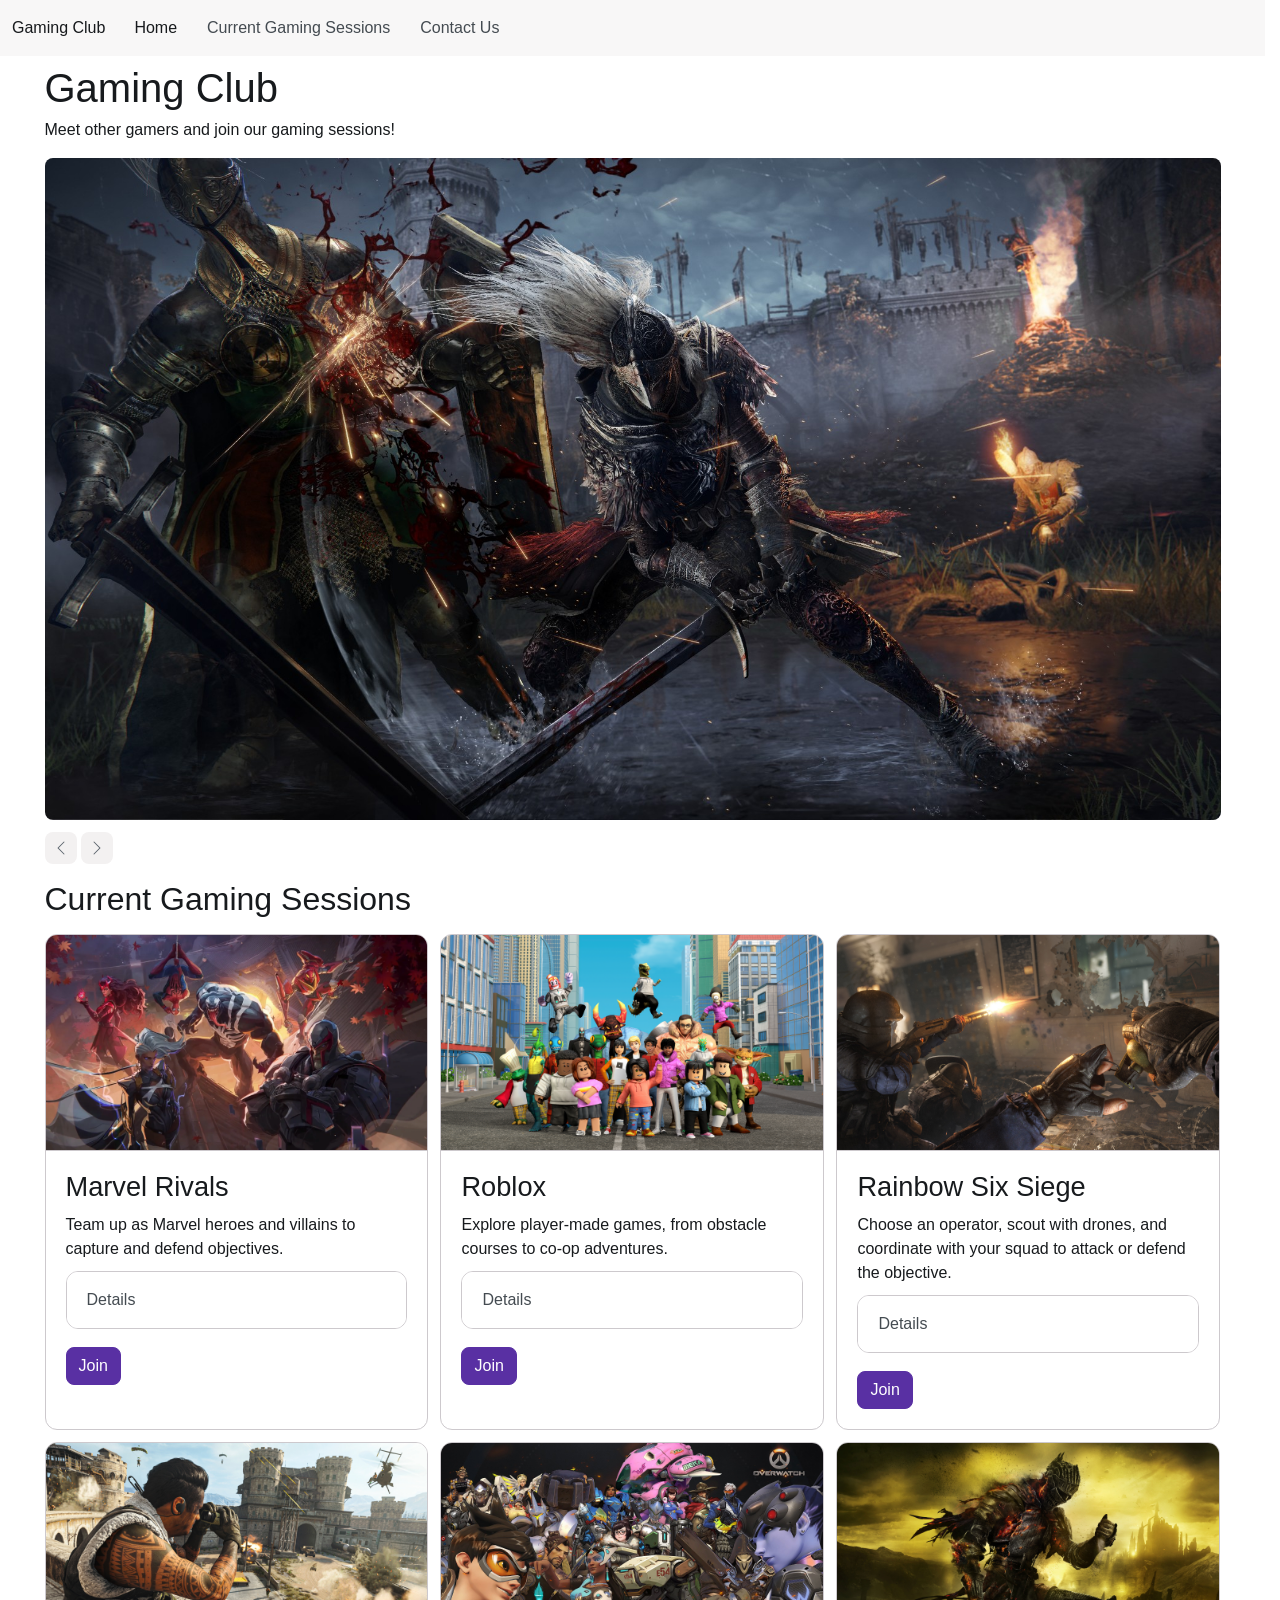
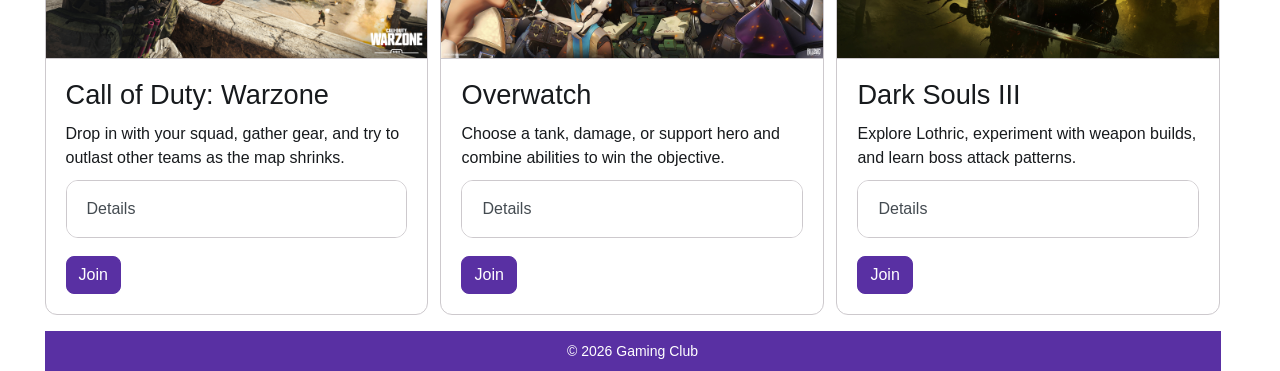
<file: index.html>
<!DOCTYPE html>
<html lang="en">
<head>
  <meta charset="UTF-8">
  <meta name="viewport" content="width=device-width, initial-scale=1.0">
  <title>Gaming Club | Home</title>
  <link rel="stylesheet" href="css/bootstrap.min.css">
  <link rel="stylesheet" href="css/style.css">
  <script type="module" src="js/bootstrap.bundle.min.js"></script>
</head>
<body>
  <nav class="navbar md:navbar-expand bg-1" aria-label="Main navigation">
    <div class="container-fluid">
      <a class="navbar-brand" href="index.html">Gaming Club</a>

      <button type="button" class="btn-icon navbar-toggler"
        data-bs-toggle="drawer" data-bs-target="#navbarNav"
        aria-controls="navbarNav" aria-expanded="false" aria-label="Toggle navigation">
        <span class="navbar-toggler-icon" aria-hidden="true"></span>
      </button>

      <dialog class="drawer drawer-end" id="navbarNav" tabindex="-1"
        aria-labelledby="navbarNavLabel">
        <div class="drawer-header">
          <p class="drawer-title" id="navbarNavLabel">Menu</p>
          <button type="button" class="btn-close"
            data-bs-dismiss="drawer" aria-label="Close menu"></button>
        </div>
        <div class="drawer-body">
          <ul class="nav navbar-nav me-auto">
            <li class="nav-item">
              <a class="nav-link active" href="index.html" aria-current="page">Home</a>
            </li>
            <li class="nav-item">
              <a class="nav-link" href="index.html#current-gaming-sessions">Current Gaming Sessions</a>
            </li>
            <li class="nav-item">
              <a class="nav-link" href="contact.html">Contact Us</a>
            </li>
          </ul>
        </div>
      </dialog>
    </div>
  </nav>

  <main class="container mt-3">
    <h1>Gaming Club</h1>
    <p>Meet other gamers and join our gaming sessions!</p>

    <div id="heroCarousel" class="carousel slide">
      <div class="carousel-inner rounded-5">
        <div class="carousel-item active">
          <img src="images/elden ring.jpg" class="d-block w-100"
            alt="Elden Ring game cover art with a knight in armor and a dragon in the background">
        </div>
        <div class="carousel-item">
          <img src="images/minecraft.jpg" class="d-block w-100"
            alt="Minecraft game cover art with a blocky character holding a pickaxe in a grassy landscape">
        </div>
        <div class="carousel-item">
          <img src="images/fortnite.jpg" class="d-block w-100"
            alt="Fortnite game cover art with a character holding a pickaxe and a building tool">
        </div>
      </div>

      <div class="carousel-overlay-controls">
        <button type="button" class="btn-icon btn-sm btn-subtle theme-secondary"
          data-bs-target="#heroCarousel" data-bs-slide="prev">
          <span class="carousel-icon-prev" aria-hidden="true"></span>
          <span class="visually-hidden">Previous</span>
        </button>
        <button type="button" class="btn-icon btn-sm btn-subtle theme-secondary"
          data-bs-target="#heroCarousel" data-bs-slide="next">
          <span class="carousel-icon-next" aria-hidden="true"></span>
          <span class="visually-hidden">Next</span>
        </button>
      </div>
    </div>

    <section aria-labelledby="current-gaming-sessions">
      <h2 class="my-5" id="current-gaming-sessions">Current Gaming Sessions</h2>

      <div class="row g-4">
  <div class="col-12 md:col-6 lg:col-4">
    <article class="card h-100">
      <img src="images/marvel rivals.webp" class="card-img-top w-100"
        alt="Marvel Rivals game graphic">
      <div class="card-body">
        <h3 class="card-title">Marvel Rivals</h3>
        <p class="card-text">Team up as Marvel heroes and villains to capture and defend objectives.</p>
        <div class="accordion">
          <details class="accordion-item">
            <summary class="accordion-header">Details</summary>
            <div class="accordion-body">
              Every Monday, 5–8 PM, Room 314. Gaming equipment is provided. Bring your student ID.
            </div>
          </details>
        </div>
        <button type="button" class="btn-solid theme-primary mt-3"
          data-bs-toggle="dialog" data-bs-target="#gamingDialog1">Join</button>
        <dialog class="dialog" id="gamingDialog1" aria-labelledby="gamingTitle1">
          <div class="dialog-header">
            <h4 class="dialog-title" id="gamingTitle1">Join Marvel Rivals Game Night</h4>
            <button type="button" class="btn-close" data-bs-dismiss="dialog"
              aria-label="Close"></button>
          </div>
          <div class="dialog-body">
            <p><strong>Lock in your spot ASAP!</strong> Use the <a href="contact.html">Contact Us</a> page to request a spot for Monday. Include your favourite hero or preferred role so we can plan the teams before the session.</p>
          </div>
        </dialog>
      </div>
    </article>
  </div>

  <div class="col-12 md:col-6 lg:col-4">
    <article class="card h-100">
      <img src="images/roblox.png" class="card-img-top w-100"
        alt="Roblox game graphic">
      <div class="card-body">
        <h3 class="card-title">Roblox</h3>
        <p class="card-text">Explore player-made games, from obstacle courses to co-op adventures.</p>
        <div class="accordion">
          <details class="accordion-item">
            <summary class="accordion-header">Details</summary>
            <div class="accordion-body">
              Every Tuesday, 4–6 PM, Room 314. Gaming equipment is provided. Bring your student ID.
            </div>
          </details>
        </div>
        <button type="button" class="btn-solid theme-primary mt-3"
          data-bs-toggle="dialog" data-bs-target="#gamingDialog2">Join</button>
        <dialog class="dialog" id="gamingDialog2" aria-labelledby="gamingTitle2">
          <div class="dialog-header">
            <h4 class="dialog-title" id="gamingTitle2">Join Roblox Game Night</h4>
            <button type="button" class="btn-close" data-bs-dismiss="dialog"
              aria-label="Close"></button>
          </div>
          <div class="dialog-body">
            <p><strong>Lock in your spot ASAP!</strong> Request a spot for Tuesday through the <a href="contact.html">Contact Us</a> page. Suggest a Roblox experience you’d like to play so we can pick games that work for the whole group.</p>
          </div>
        </dialog>
      </div>
    </article>
  </div>

  <div class="col-12 md:col-6 lg:col-4">
    <article class="card h-100">
      <img src="images/rainbow six siege.jpg" class="card-img-top w-100"
        alt="Rainbow Six Siege game graphic">
      <div class="card-body">
        <h3 class="card-title">Rainbow Six Siege</h3>
        <p class="card-text">Choose an operator, scout with drones, and coordinate with your squad to attack or defend the objective.</p>
        <div class="accordion">
          <details class="accordion-item">
            <summary class="accordion-header">Details</summary>
            <div class="accordion-body">
              Every Wednesday, 6–8 PM, Room 314. Gaming equipment is provided. Bring your student ID.
            </div>
          </details>
        </div>
        <button type="button" class="btn-solid theme-primary mt-3"
          data-bs-toggle="dialog" data-bs-target="#gamingDialog3">Join</button>
        <dialog class="dialog" id="gamingDialog3" aria-labelledby="gamingTitle3">
          <div class="dialog-header">
            <h4 class="dialog-title" id="gamingTitle3">Join the Rainbow Six Siege Squad</h4>
            <button type="button" class="btn-close" data-bs-dismiss="dialog"
              aria-label="Close"></button>
          </div>
          <div class="dialog-body">
            <p><strong>Lock in your spot ASAP!</strong> Use the <a href="contact.html">Contact Us</a> page to request a spot for Wednesday. Tell us which operator you like playing and whether you’re new to Siege so we can plan the practice rounds.</p>
          </div>
        </dialog>
      </div>
    </article>
  </div>

  <div class="col-12 md:col-6 lg:col-4">
    <article class="card h-100">
      <img src="images/warzone.jpg" class="card-img-top w-100"
        alt="Call of Duty: Warzone game graphic">
      <div class="card-body">
        <h3 class="card-title">Call of Duty: Warzone</h3>
        <p class="card-text">Drop in with your squad, gather gear, and try to outlast other teams as the map shrinks.</p>
        <div class="accordion">
          <details class="accordion-item">
            <summary class="accordion-header">Details</summary>
            <div class="accordion-body">
              Every Thursday, 7–10 PM, Room 314. Gaming equipment is provided. Bring your student ID.
            </div>
          </details>
        </div>
        <button type="button" class="btn-solid theme-primary mt-3"
          data-bs-toggle="dialog" data-bs-target="#gamingDialog4">Join</button>
        <dialog class="dialog" id="gamingDialog4" aria-labelledby="gamingTitle4">
          <div class="dialog-header">
            <h4 class="dialog-title" id="gamingTitle4">Join Warzone Squad Night</h4>
            <button type="button" class="btn-close" data-bs-dismiss="dialog"
              aria-label="Close"></button>
          </div>
          <div class="dialog-body">
            <p><strong>Lock in your spot ASAP!</strong> Request a spot for Thursday through the <a href="contact.html">Contact Us</a> page. Let us know if you prefer Battle Royale or Resurgence and whether you’re coming with a squad or looking for teammates.</p>
          </div>
        </dialog>
      </div>
    </article>
  </div>

  <div class="col-12 md:col-6 lg:col-4">
    <article class="card h-100">
      <img src="images/overwatch.jpg" class="card-img-top w-100"
        alt="Overwatch game graphic">
      <div class="card-body">
        <h3 class="card-title">Overwatch</h3>
        <p class="card-text">Choose a tank, damage, or support hero and combine abilities to win the objective.</p>
        <div class="accordion">
          <details class="accordion-item">
            <summary class="accordion-header">Details</summary>
            <div class="accordion-body">
              Every Friday, 6–9 PM, Room 314. Gaming equipment is provided. Bring your student ID.
            </div>
          </details>
        </div>
        <button type="button" class="btn-solid theme-primary mt-3"
          data-bs-toggle="dialog" data-bs-target="#gamingDialog5">Join</button>
        <dialog class="dialog" id="gamingDialog5" aria-labelledby="gamingTitle5">
          <div class="dialog-header">
            <h4 class="dialog-title" id="gamingTitle5">Join Overwatch Game Night</h4>
            <button type="button" class="btn-close" data-bs-dismiss="dialog"
              aria-label="Close"></button>
          </div>
          <div class="dialog-body">
            <p><strong>Lock in your spot ASAP!</strong> Use the <a href="contact.html">Contact Us</a> page to request a spot for Friday. Include your preferred role and any role you’d like to practise so we can put together balanced teams.</p>
          </div>
        </dialog>
      </div>
    </article>
  </div>

  <div class="col-12 md:col-6 lg:col-4">
    <article class="card h-100">
      <img src="images/dark souls 3.jpg" class="card-img-top w-100"
        alt="Dark Souls III game graphic">
      <div class="card-body">
        <h3 class="card-title">Dark Souls III</h3>
        <p class="card-text">Explore Lothric, experiment with weapon builds, and learn boss attack patterns.</p>
        <div class="accordion">
          <details class="accordion-item">
            <summary class="accordion-header">Details</summary>
            <div class="accordion-body">
              Every Saturday, 2–5 PM, Room 314. Gaming equipment is provided. Bring your student ID.
            </div>
          </details>
        </div>
        <button type="button" class="btn-solid theme-primary mt-3"
          data-bs-toggle="dialog" data-bs-target="#gamingDialog6">Join</button>
        <dialog class="dialog" id="gamingDialog6" aria-labelledby="gamingTitle6">
          <div class="dialog-header">
            <h4 class="dialog-title" id="gamingTitle6">Join Dark Souls III Boss Runs</h4>
            <button type="button" class="btn-close" data-bs-dismiss="dialog"
              aria-label="Close"></button>
          </div>
          <div class="dialog-body">
            <p><strong>Lock in your spot ASAP!</strong> Request a spot for Saturday through the <a href="contact.html">Contact Us</a> page. Tell us which boss you’re working on and whether you want strategy tips or a co-op partner.</p>
          </div>
        </dialog>
      </div>
    </article>
  </div>
</div>

  <footer class="site-footer container mt-5 py-3 text-center">
    <small>&copy; 2026 Gaming Club</small>
  </footer>
</body>
</html>
</file>
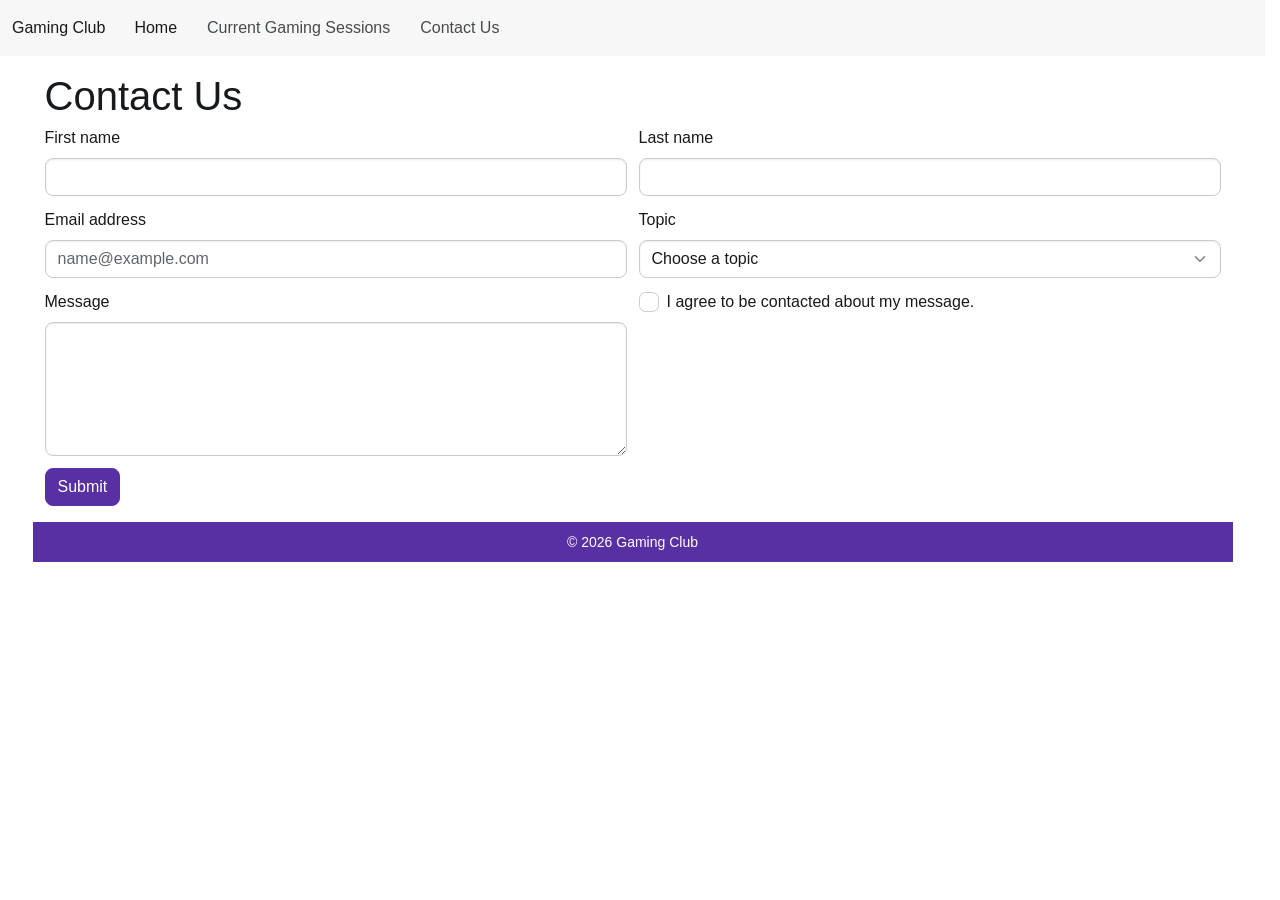
<file: contact.html>
<!DOCTYPE html>
<html lang="en">
<head>
  <meta charset="UTF-8">
  <meta name="viewport" content="width=device-width, initial-scale=1.0">
  <title>Gaming Club | Home</title>
  <link rel="stylesheet" href="css/bootstrap.min.css">
  <link rel="stylesheet" href="css/style.css">
  <script type="module" src="js/bootstrap.bundle.min.js"></script>
</head>
<body>
  <nav class="navbar md:navbar-expand bg-1" aria-label="Main navigation">
    <div class="container-fluid">
      <a class="navbar-brand" href="index.html">Gaming Club</a>

      <button type="button" class="btn-icon navbar-toggler"
        data-bs-toggle="drawer" data-bs-target="#navbarNav"
        aria-controls="navbarNav" aria-expanded="false" aria-label="Toggle navigation">
        <span class="navbar-toggler-icon" aria-hidden="true"></span>
      </button>

      <dialog class="drawer drawer-end" id="navbarNav" tabindex="-1"
        aria-labelledby="navbarNavLabel">
        <div class="drawer-header">
          <p class="drawer-title" id="navbarNavLabel">Menu</p>
          <button type="button" class="btn-close"
            data-bs-dismiss="drawer" aria-label="Close menu"></button>
        </div>
        <div class="drawer-body">
          <ul class="nav navbar-nav me-auto">
            <li class="nav-item">
              <a class="nav-link active" href="index.html" aria-current="page">Home</a>
            </li>
            <li class="nav-item">
              <a class="nav-link" href="index.html#current-gaming-sessions">Current Gaming Sessions</a>
            </li>
            <li class="nav-item">
              <a class="nav-link" href="contact.html">Contact Us</a>
            </li>
          </ul>
        </div>
      </dialog>
    </div>
  </nav>

<main class="container mt-5">
  <h1>Contact Us</h1>

  <form>
    <div class="row g-4">
      <div class="form-field col-12 md:col-6">
        <label for="first-name" class="form-label">First name</label>
        <input type="text" class="form-control" id="first-name"
          autocomplete="given-name" required>
      </div>

      <div class="form-field col-12 md:col-6">
        <label for="last-name" class="form-label">Last name</label>
        <input type="text" class="form-control" id="last-name"
          autocomplete="family-name" required>
      </div>

      <div class="form-field col-12 md:col-6">
        <label for="email" class="form-label">Email address</label>
        <input type="email" class="form-control" id="email"
          placeholder="name@example.com" autocomplete="email" required>
      </div>

      <div class="form-field col-12 md:col-6">
        <label for="topic" class="form-label">Topic</label>
        <select class="form-control" id="topic" required>
          <option value="">Choose a topic</option>
          <option value="booking">Join a gaming session</option>
          <option value="availability">Suggest a game</option>
          <option value="general">General question</option>
        </select>
      </div>

      <div class="form-field col-12 md:col-6">
        <label for="message" class="form-label">Message</label>
        <textarea class="form-control" id="message" rows="5" required></textarea>
      </div>

      <div class="form-field col-12 md:col-6">
        <input type="checkbox" class="check" id="consent" required>
        <label for="consent">I agree to be contacted about my message.</label>
      </div>
    </div>

    <button type="submit" class="btn-solid theme-primary mt-4">Submit</button>
  </form>
</main>

<footer class="site-footer container mt-5 py-3 text-center">
  <small>&copy; 2026 Gaming Club</small>
</footer>

</body>
</html>
</file>
<file: css/style.css>
:root {
  --bs-primary-bg: #5930a3;
  --bs-primary-fg: #bd9dff;
  --bs-primary-fg-emphasis: #e3d4ff;
  --bs-primary-border: #956de0;
  --bs-primary-focus-ring: #d2b9ff;
  --bs-primary-contrast: #ffffff;
}

.btn-solid.theme-primary {
  --bs-theme-bg: var(--bs-primary-bg);
  --bs-theme-border: var(--bs-primary-border);
  --bs-theme-contrast: var(--bs-primary-contrast);
}

.site-footer {
  background-color: var(--bs-primary-bg);
  color: var(--bs-primary-contrast);
}
</file>
